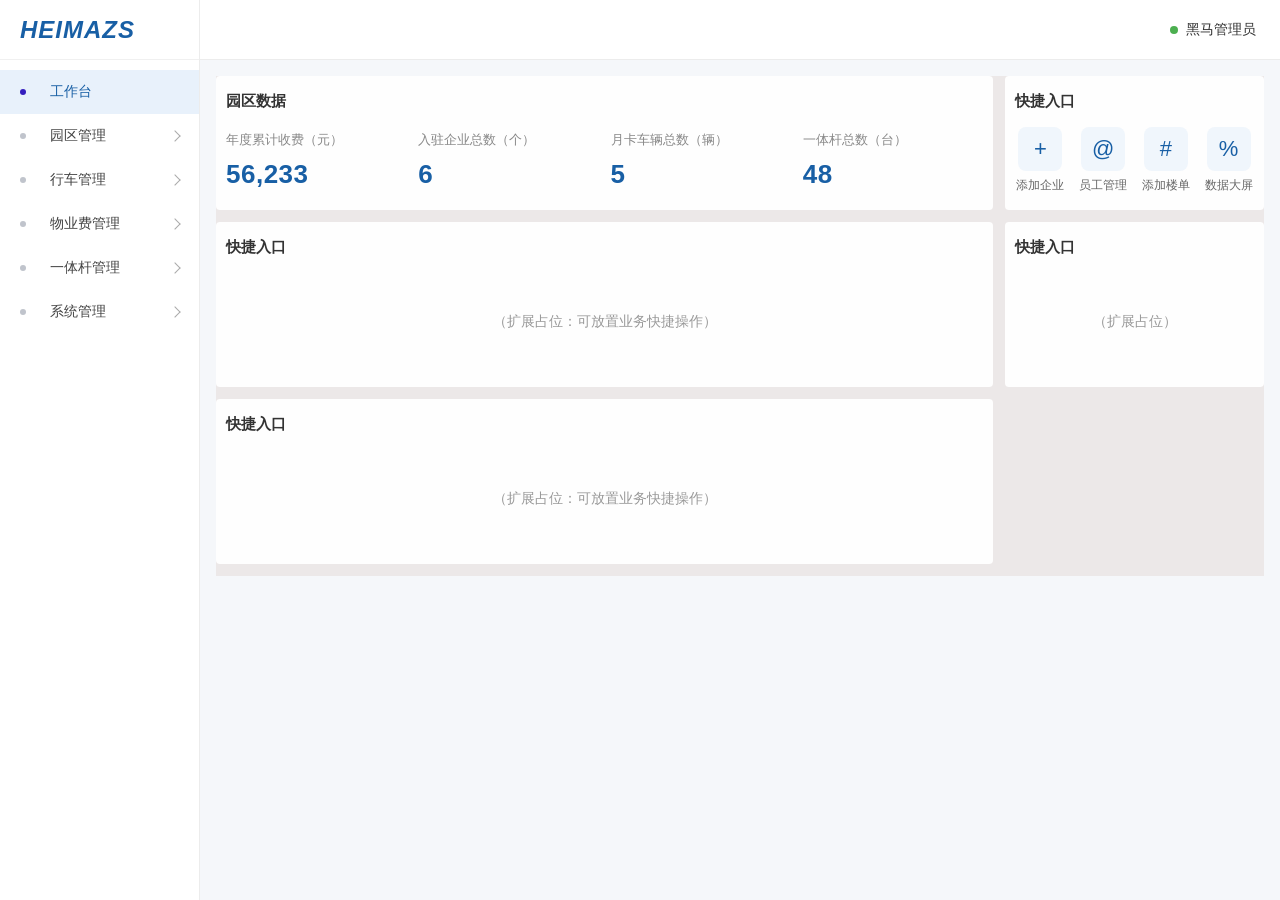
<file: index.html>
﻿<!DOCTYPE html>
<html lang="zh-CN">
<head>
    <meta charset="UTF-8">
    <title>工作台 - 园区后台管理系统</title>
    <link rel="stylesheet" href="css/common.css">
</head>
<body>
    <div class="layout">

        <!-- 左侧侧边栏（公共） -->
        <aside class="sidebar">
            <div class="logo-bar">
                <span class="logo">HEIMAZS</span>
            </div>
            <nav class="menu">
                <div class="menu-item" data-key="index" data-href="index.html">
                    <span class="menu-icon"></span>
                    <span class="menu-text">工作台</span>
                </div>

                <div class="menu-item has-sub">
                    <span class="menu-icon"></span>
                    <span class="menu-text">园区管理</span>
                    <span class="menu-arrow"></span>
                </div>
                <ul class="submenu"></ul>

                <div class="menu-item has-sub">
                    <span class="menu-icon"></span>
                    <span class="menu-text">行车管理</span>
                    <span class="menu-arrow"></span>
                </div>
                <ul class="submenu">
                    <li class="submenu-item" data-href="#">区域管理</li>
                    <li class="submenu-item" data-key="monthCard" data-href="monthCard.html">月卡管理</li>
                    <li class="submenu-item" data-href="#">停车缴费管理</li>
                    <li class="submenu-item" data-href="#">计费规则管理</li>
                </ul>

                <div class="menu-item has-sub">
                    <span class="menu-icon"></span>
                    <span class="menu-text">物业费管理</span>
                    <span class="menu-arrow"></span>
                </div>
                <ul class="submenu"></ul>

                <div class="menu-item has-sub">
                    <span class="menu-icon"></span>
                    <span class="menu-text">一体杆管理</span>
                    <span class="menu-arrow"></span>
                </div>
                <ul class="submenu"></ul>

                <div class="menu-item has-sub">
                    <span class="menu-icon"></span>
                    <span class="menu-text">系统管理</span>
                    <span class="menu-arrow"></span>
                </div>
                <ul class="submenu"></ul>
            </nav>
        </aside>

        <!-- 右侧主区 -->
        <section class="main">
            <header class="header">
                <span class="user-info">黑马管理员</span>
            </header>

            <div class="content">
                <!-- 首页两栏布局：左大区 + 右小区 -->
                <div class="home-content">

                    <!-- 左大区：园区数据 + 两个快捷入口占位 -->
                    <div class="main-left">
                        <!-- 园区数据：4 张统计卡片 -->
                        <div class="section-card">
                            <div class="section-title">园区数据</div>
                            <div class="stat-grid">
                                <div class="stat-card">
                                    <div class="stat-label">年度累计收费（元）</div>
                                    <div class="stat-value" id="stat-totalRevenue">0</div>
                                </div>
                                <div class="stat-card">
                                    <div class="stat-label">入驻企业总数（个）</div>
                                    <div class="stat-value" id="stat-enterpriseCount">0</div>
                                </div>
                                <div class="stat-card">
                                    <div class="stat-label">月卡车辆总数（辆）</div>
                                    <div class="stat-value" id="stat-carCount">0</div>
                                </div>
                                <div class="stat-card">
                                    <div class="stat-label">一体杆总数（台）</div>
                                    <div class="stat-value" id="stat-deviceCount">0</div>
                                </div>
                            </div>
                        </div>

                        <!-- 快捷入口：占位/扩展 -->
                        <div class="section-card">
                            <div class="card-title">快捷入口</div>
                            <div class="placeholder">（扩展占位：可放置业务快捷操作）</div>
                        </div>

                        <!-- 快捷入口：占位/扩展 -->
                        <div class="section-card">
                            <div class="card-title">快捷入口</div>
                            <div class="placeholder">（扩展占位：可放置业务快捷操作）</div>
                        </div>
                    </div>

                    <!-- 右小区：两个快捷入口 -->
                    <div class="main-right">
                        <!-- 快捷入口：4 个图标入口 -->
                        <div class="section-card">
                            <div class="card-title">快捷入口</div>
                            <div class="entry-grid">
                                <div class="entry-item">
                                    <div class="entry-icon">+</div>
                                    <div class="entry-name">添加企业</div>
                                </div>
                                <div class="entry-item">
                                    <div class="entry-icon">@</div>
                                    <div class="entry-name">员工管理</div>
                                </div>
                                <div class="entry-item">
                                    <div class="entry-icon">#</div>
                                    <div class="entry-name">添加楼单</div>
                                </div>
                                <div class="entry-item">
                                    <div class="entry-icon">%</div>
                                    <div class="entry-name">数据大屏</div>
                                </div>
                            </div>
                        </div>

                        <!-- 快捷入口：占位 -->
                        <div class="section-card">
                            <div class="card-title">快捷入口</div>
                            <div class="placeholder">（扩展占位）</div>
                        </div>
                    </div>

                </div>
            </div>
        </section>

    </div>

    <!-- 先引入全局数据层，确保业务脚本可直接使用 DataStore -->
    <script src="js/dataStore.js"></script>
    <script src="js/common.js"></script>
    <script src="js/home.js"></script>
</body>
</html>
</file>
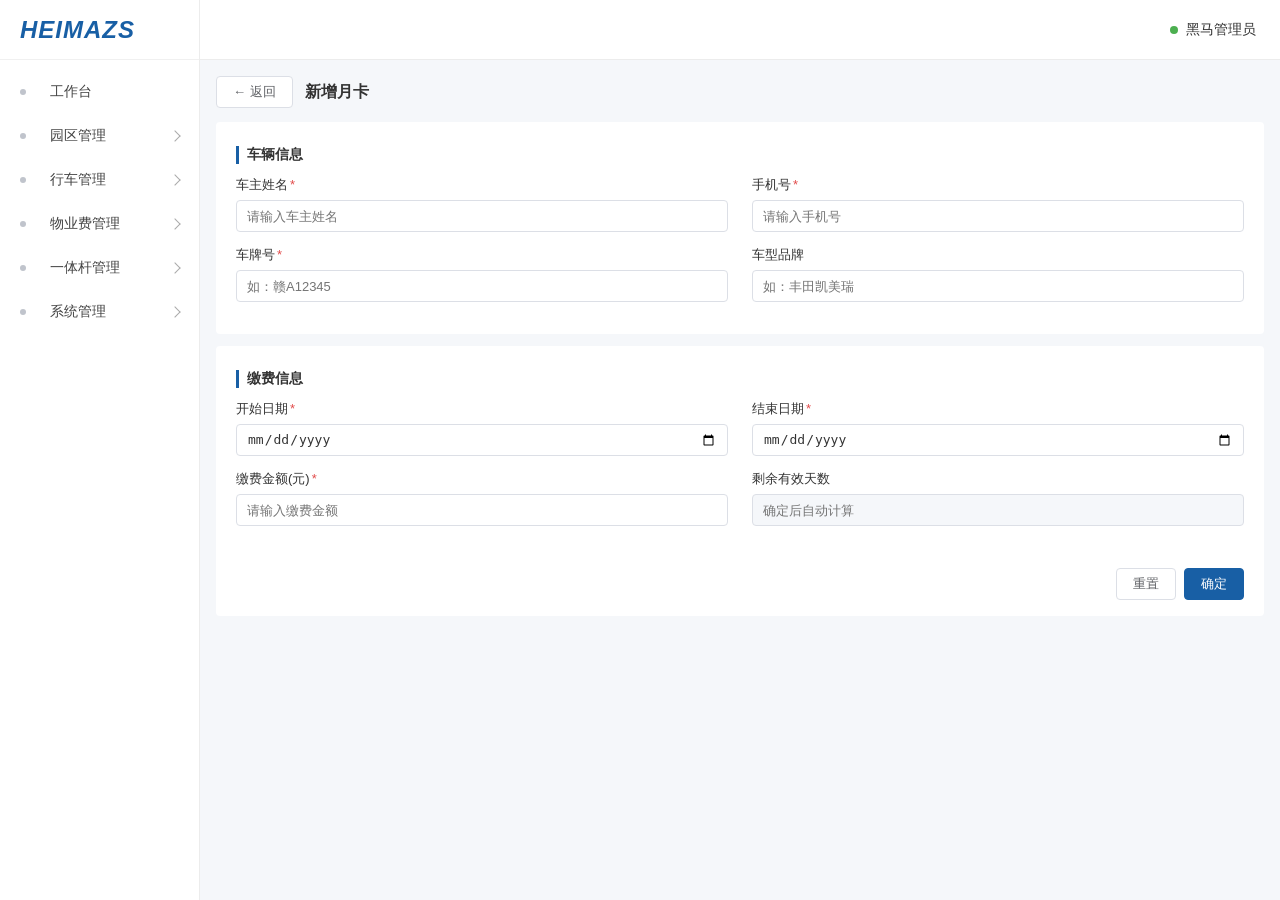
<file: addMonthCard.html>
﻿<!DOCTYPE html>
<html lang="zh-CN">
<head>
    <meta charset="UTF-8">
    <title>增加月卡 - 园区后台管理系统</title>
    <link rel="stylesheet" href="css/common.css">
</head>
<body>
    <div class="layout">

        <!-- 左侧侧边栏 -->
        <aside class="sidebar">
            <div class="logo-bar">
                <span class="logo">HEIMAZS</span>
            </div>
            <nav class="menu">
                <div class="menu-item" data-key="index" data-href="index.html">
                    <span class="menu-icon"></span>
                    <span class="menu-text">工作台</span>
                </div>

                <div class="menu-item has-sub">
                    <span class="menu-icon"></span>
                    <span class="menu-text">园区管理</span>
                    <span class="menu-arrow"></span>
                </div>
                <ul class="submenu">
                    <!-- <li class="submenu-item" data-href="#">区域管理</li>后期添加 -->
                </ul>

                <div class="menu-item has-sub">
                    <span class="menu-icon"></span>
                    <span class="menu-text">行车管理</span>
                    <span class="menu-arrow"></span>
                </div>
                <ul class="submenu">
                    <li class="submenu-item" data-href="#">区域管理</li>
                    <li class="submenu-item" data-key="monthCard" data-href="monthCard.html">月卡管理</li>
                    <li class="submenu-item" data-href="#">停车缴费管理</li>
                    <li class="submenu-item" data-href="#">计费规则管理</li>
                </ul>

                <div class="menu-item has-sub">
                    <span class="menu-icon"></span>
                    <span class="menu-text">物业费管理</span>
                    <span class="menu-arrow"></span>
                </div>
                <ul class="submenu"></ul>

                <div class="menu-item has-sub">
                    <span class="menu-icon"></span>
                    <span class="menu-text">一体杆管理</span>
                    <span class="menu-arrow"></span>
                </div>
                <ul class="submenu"></ul>

                <div class="menu-item has-sub">
                    <span class="menu-icon"></span>
                    <span class="menu-text">系统管理</span>
                    <span class="menu-arrow"></span>
                </div>
                <ul class="submenu"></ul>
            </nav>
        </aside>

        <!-- 右侧主区 -->
        <section class="main">
            <header class="header">
                <span class="user-info">黑马管理员</span>
            </header>

            <div class="content">

                <!-- ===== 返回条 + 标题 ===== -->
                <div class="page-head">
                    <button type="button" class="btn" id="btn-back">&larr; 返回</button>
                    <span class="page-title" id="pageTitle">新增月卡</span>
                </div>

                <!-- ===== 车辆信息表单卡片 ===== -->
                <div class="card">
                    <div class="form-section-title">车辆信息</div>
                    <div class="form-grid">
                        <div class="form-item">
                            <label class="form-label">车主姓名<span class="req">*</span></label>
                            <input type="text" id="ownerName" class="ipt" placeholder="请输入车主姓名">
                        </div>
                        <div class="form-item">
                            <label class="form-label">手机号<span class="req">*</span></label>
                            <input type="text" id="phone" class="ipt" placeholder="请输入手机号">
                        </div>
                        <div class="form-item">
                            <label class="form-label">车牌号<span class="req">*</span></label>
                            <input type="text" id="carNumber" class="ipt" placeholder="如：赣A12345">
                        </div>
                        <div class="form-item">
                            <label class="form-label">车型品牌</label>
                            <input type="text" id="carBrand" class="ipt" placeholder="如：丰田凯美瑞">
                        </div>
                    </div>
                </div>

                <!-- ===== 缴费信息表单卡片 ===== -->
                <div class="card">
                    <div class="form-section-title">缴费信息</div>
                    <div class="form-grid">
                        <div class="form-item">
                            <label class="form-label">开始日期<span class="req">*</span></label>
                            <input type="date" id="startDate" class="ipt">
                        </div>
                        <div class="form-item">
                            <label class="form-label">结束日期<span class="req">*</span></label>
                            <input type="date" id="endDate" class="ipt">
                        </div>
                        <div class="form-item">
                            <label class="form-label">缴费金额(元)<span class="req">*</span></label>
                            <input type="number" id="payAmount" class="ipt" min="0" placeholder="请输入缴费金额">
                        </div>
                        <div class="form-item">
                            <label class="form-label">剩余有效天数</label>
                            <input type="text" id="remainDay" class="ipt" disabled placeholder="确定后自动计算">
                        </div>
                    </div>
                    <div class="form-err" id="formErr"></div>

                    <div class="form-actions">
                        <button type="button" class="btn" id="btn-reset">重置</button>
                        <button type="button" class="btn btn-primary" id="btn-submit">确定</button>
                    </div>
                </div>

            </div>
        </section>
    </div>

    <!-- 数据层 + 公共布局 + 页面业务 -->
    <script src="js/dataStore.js"></script>
    <script src="js/common.js"></script>
    <script src="js/addMonthCard.js"></script>
</body>
</html>
</file>
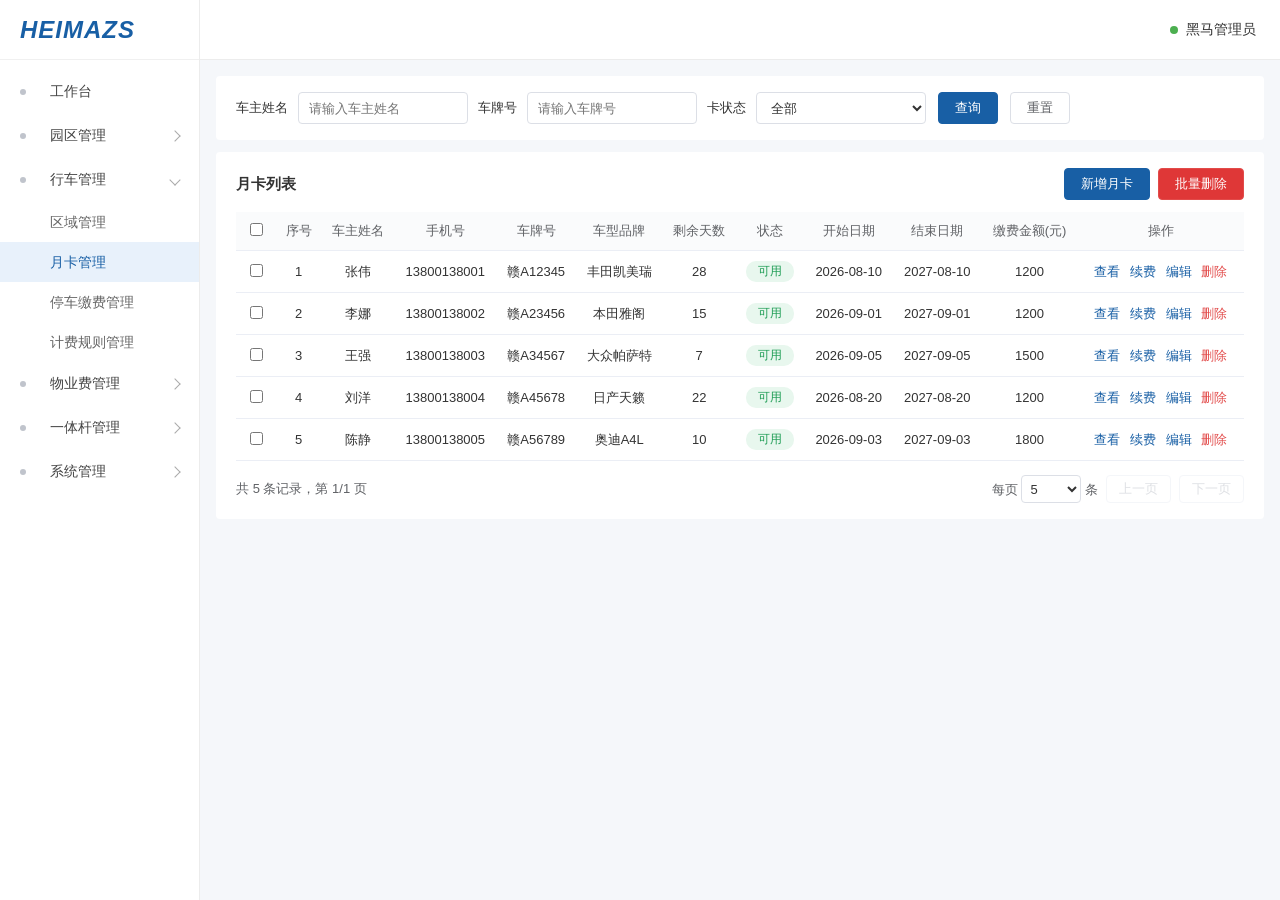
<file: monthCard.html>
﻿<!DOCTYPE html>
<html lang="zh-CN">
<head>
    <meta charset="UTF-8">
    <title>月卡管理 - 园区后台管理系统</title>
    <link rel="stylesheet" href="css/common.css">
</head>
<body>
    <div class="layout">

        <!-- 左侧侧边栏 -->
        <aside class="sidebar">
            <div class="logo-bar">
                <span class="logo">HEIMAZS</span>
            </div>
            <nav class="menu">
                <div class="menu-item" data-key="index" data-href="index.html">
                    <span class="menu-icon"></span>
                    <span class="menu-text">工作台</span>
                </div>

                <div class="menu-item has-sub">
                    <span class="menu-icon"></span>
                    <span class="menu-text">园区管理</span>
                    <span class="menu-arrow"></span>
                </div>
                <ul class="submenu"></ul>

                <div class="menu-item has-sub">
                    <span class="menu-icon"></span>
                    <span class="menu-text">行车管理</span>
                    <span class="menu-arrow"></span>
                </div>
                <ul class="submenu">
                    <li class="submenu-item" data-href="#">区域管理</li>
                    <li class="submenu-item" data-key="monthCard" data-href="monthCard.html">月卡管理</li>
                    <li class="submenu-item" data-href="#">停车缴费管理</li>
                    <li class="submenu-item" data-href="#">计费规则管理</li>
                </ul>

                <div class="menu-item has-sub">
                    <span class="menu-icon"></span>
                    <span class="menu-text">物业费管理</span>
                    <span class="menu-arrow"></span>
                </div>
                <ul class="submenu"></ul>

                <div class="menu-item has-sub">
                    <span class="menu-icon"></span>
                    <span class="menu-text">一体杆管理</span>
                    <span class="menu-arrow"></span>
                </div>
                <ul class="submenu"></ul>

                <div class="menu-item has-sub">
                    <span class="menu-icon"></span>
                    <span class="menu-text">系统管理</span>
                    <span class="menu-arrow"></span>
                </div>
                <ul class="submenu"></ul>
            </nav>
        </aside>

        <!-- 右侧主区 -->
        <section class="main">
            <header class="header">
                <span class="user-info">黑马管理员</span>
            </header>

            <div class="content">

                <!-- ===== 一、查询筛选区域 ===== -->
                <div class="card filter-card">
                    <div class="filter-row">
                        <label class="filter-label">车主姓名</label>
                        <input type="text" id="f-ownerName" class="ipt" placeholder="请输入车主姓名">
                        <label class="filter-label">车牌号</label>
                        <input type="text" id="f-carNumber" class="ipt" placeholder="请输入车牌号">
                        <label class="filter-label">卡状态</label>
                        <select id="f-status" class="ipt ipt-select">
                            <option value="">全部</option>
                            <option value="0">可用</option>
                            <option value="1">已过期</option>
                        </select>
                        <button type="button" class="btn btn-primary" id="btn-search">查询</button>
                        <button type="button" class="btn" id="btn-reset">重置</button>
                    </div>
                </div>

                <!-- ===== 二、操作按钮区 ===== -->
                <div class="card">
                    <div class="toolbar">
                        <span class="card-title inline-title">月卡列表</span>
                        <div class="toolbar-btns">
                            <button type="button" class="btn btn-primary" id="btn-add">新增月卡</button>
                            <button type="button" class="btn btn-danger" id="btn-batchDel">批量删除</button>
                        </div>
                    </div>

                    <!-- ===== 三、数据表格 ===== -->
                    <table class="data-table">
                        <thead>
                            <tr>
                                <th class="col-check">
                                    <input type="checkbox" id="check-all">
                                </th>
                                <th>序号</th>
                                <th>车主姓名</th>
                                <th>手机号</th>
                                <th>车牌号</th>
                                <th>车型品牌</th>
                                <th>剩余天数</th>
                                <th>状态</th>
                                <th>开始日期</th>
                                <th>结束日期</th>
                                <th>缴费金额(元)</th>
                                <th>操作</th>
                            </tr>
                        </thead>
                        <tbody id="tbody"></tbody>
                    </table>

                    <!-- 空态提示（无数据时由 JS 展示） -->
                    <div class="empty-tip" id="emptyTip" style="display:none;">暂无符合条件的月卡记录</div>

                    <!-- ===== 四、分页组件 ===== -->
                    <div class="pagination" id="pagination">
                        <div class="page-total">
                            共 <span id="page-total">0</span> 条记录，第
                            <span id="page-current">1</span>/<span id="page-count">1</span> 页
                        </div>
                        <div class="page-btns">
                            <label class="page-size-label">每页
                                <select id="page-size" class="ipt ipt-select page-size-select">
                                    <option value="5">5</option>
                                    <option value="10">10</option>
                                    <option value="20">20</option>
                                </select>
                                条
                            </label>
                            <button type="button" class="btn page-btn" id="btn-prev">上一页</button>
                            <button type="button" class="btn page-btn" id="btn-next">下一页</button>
                        </div>
                    </div>
                </div>
            </div>
        </section>
    </div>

    <!-- ===== 查看弹窗（只读） ===== -->
    <div class="modal-mask" id="viewModal" style="display:none;">
        <div class="modal">
            <div class="modal-head">
                <span class="modal-title" id="viewTitle">月卡详情</span>
                <span class="modal-close" data-close="viewModal">&times;</span>
            </div>
            <div class="modal-body detail-body">
                <div class="detail-row"><span class="detail-label">车主姓名</span><span class="detail-val" id="v-ownerName"></span></div>
                <div class="detail-row"><span class="detail-label">手机号</span><span class="detail-val" id="v-phone"></span></div>
                <div class="detail-row"><span class="detail-label">车牌号</span><span class="detail-val" id="v-carNumber"></span></div>
                <div class="detail-row"><span class="detail-label">车型品牌</span><span class="detail-val" id="v-carBrand"></span></div>
                <div class="detail-row"><span class="detail-label">剩余天数</span><span class="detail-val" id="v-remainDay"></span></div>
                <div class="detail-row"><span class="detail-label">卡状态</span><span class="detail-val" id="v-status"></span></div>
                <div class="detail-row"><span class="detail-label">开始日期</span><span class="detail-val" id="v-startDate"></span></div>
                <div class="detail-row"><span class="detail-label">结束日期</span><span class="detail-val" id="v-endDate"></span></div>
                <div class="detail-row"><span class="detail-label">缴费金额</span><span class="detail-val" id="v-payAmount"></span></div>
            </div>
            <div class="modal-foot">
                <button type="button" class="btn btn-primary" data-close="viewModal">关闭</button>
            </div>
        </div>
    </div>

    <!-- ===== 编辑 / 续费共用弹窗 ===== -->
    <div class="modal-mask" id="editModal" style="display:none;">
        <div class="modal">
            <div class="modal-head">
                <span class="modal-title" id="editTitle">编辑月卡</span>
                <span class="modal-close" data-close="editModal">&times;</span>
            </div>
            <div class="modal-body">
                <!-- 车辆信息表单（续费模式只读） -->
                <div class="form-section-title">车辆信息</div>
                <div class="form-grid">
                    <div class="form-item">
                        <label class="form-label">车主姓名<span class="req">*</span></label>
                        <input type="text" id="m-ownerName" class="ipt">
                    </div>
                    <div class="form-item">
                        <label class="form-label">手机号<span class="req">*</span></label>
                        <input type="text" id="m-phone" class="ipt">
                    </div>
                    <div class="form-item">
                        <label class="form-label">车牌号<span class="req">*</span></label>
                        <input type="text" id="m-carNumber" class="ipt">
                    </div>
                    <div class="form-item">
                        <label class="form-label">车型品牌</label>
                        <input type="text" id="m-carBrand" class="ipt">
                    </div>
                </div>

                <div class="form-section-title">缴费信息</div>
                <div class="form-grid">
                    <div class="form-item">
                        <label class="form-label">开始日期<span class="req">*</span></label>
                        <input type="date" id="m-startDate" class="ipt">
                    </div>
                    <div class="form-item">
                        <label class="form-label">结束日期<span class="req">*</span></label>
                        <input type="date" id="m-endDate" class="ipt">
                    </div>
                    <div class="form-item">
                        <label class="form-label">缴费金额(元)<span class="req">*</span></label>
                        <input type="number" id="m-payAmount" class="ipt" min="0">
                    </div>
                    <div class="form-item">
                        <label class="form-label">剩余天数</label>
                        <input type="text" id="m-remainDay" class="ipt" disabled placeholder="保存时自动计算">
                    </div>
                </div>
                <div class="form-err" id="editErr"></div>
            </div>
            <div class="modal-foot">
                <button type="button" class="btn" data-close="editModal">取消</button>
                <button type="button" class="btn btn-primary" id="btn-saveEdit">保存</button>
            </div>
        </div>
    </div>

    <!-- 数据层 + 公共布局 + 页面业务 -->
    <script src="js/dataStore.js"></script>
    <script src="js/common.js"></script>
    <script src="js/monthCard.js"></script>
</body>
</html>
</file>
<file: css/common.css>
﻿/* ============================================================
 *  园区后台管理系统 —— 公共布局样式
 *  /css/common.css
 *  供 index.html / monthCard.html / addMonthCard.html 共用
 *  包含：全局重置、侧边栏菜单、顶部头部、主内容区、通用按钮卡片、工作台首页
 *  ============================================================ */

/* ===== 全局重置 ===== */
* {
    margin: 0;
    padding: 0;
    box-sizing: border-box;
}

html, body {
    height: 100%;
    font-family: "PingFang SC", "Microsoft YaHei", "Helvetica Neue", Arial, sans-serif;
    font-size: 14px;
    color: #333;
    background: #f5f7fa;
}

a {
    color: inherit;
    text-decoration: none;
}

ul {
    list-style: none;
}

/* ===== 整体布局：左栏 + 右区 ===== */
.layout {
    display: flex;
    height: 100vh;
    overflow: hidden;
}

/* ===== 左侧侧边栏 ===== */
.sidebar {
    width: 200px;
    background: #ffffff;
    border-right: 1px solid #ececec;
    display: flex;
    flex-direction: column;
    flex-shrink: 0;
}

.logo-bar {
    height: 60px;
    display: flex;
    align-items: center;
    padding: 0 20px;
    border-bottom: 1px solid #f0f0f0;
}

.logo {
    font-family: "Arial Black", Arial, sans-serif;
    font-size: 24px;
    font-weight: 900;
    letter-spacing: 1px;
    color: #185fa5;
    font-style: italic;
}

.menu {
    flex: 1;
    overflow-y: auto;
    padding: 10px 0;
}

/* 一级菜单项 */
.menu-item {
    display: flex;
    align-items: center;
    height: 44px;
    padding: 0 20px;
    color: #444;
    cursor: pointer;
    position: relative;
    user-select: none;
    transition: background 0.2s;
}

.menu-item:hover {
    background: #f5f7fa;
}

/* 菜单图标：CSS 圆点 */
.menu-icon {
    width: 20px;
    margin-right: 10px;
    display: inline-flex;
    align-items: center;
    justify-content: flex-start;
}

.menu-icon::before {
    content: "";
    width: 6px;
    height: 6px;
    border-radius: 50%;
    background: #c0c4cc;
}

.menu-item.active .menu-icon::before,
.menu-item:hover .menu-icon::before {
    background: #341ebe;
}

/* 菜单文字 */
.menu-text {
    flex: 1;
    font-size: 14px;
}

/* 折叠箭头：CSS 绘制，右箭头，展开旋转为下箭头 */
.menu-arrow {
    width: 8px;
    height: 8px;
    border-top: 1.5px solid #aaa;
    border-right: 1.5px solid #aaa;
    transform: rotate(45deg);
    transition: transform 0.2s;
    flex-shrink: 0;
}

.menu-item.expanded .menu-arrow {
    transform: rotate(135deg);
}

/* 二级菜单（默认隐藏，父级展开后显示） */
.submenu {
    display: none;
    background: #ffffff;
}

.menu-item.expanded + .submenu {
    display: block;
}

.submenu-item {
    display: block;
    height: 40px;
    line-height: 40px;
    padding: 0 20px 0 50px;
    color: #666;
    font-size: 14px;
    cursor: pointer;
    transition: all 0.2s;
}

.submenu-item:hover {
    color: #185fa5;
    background: #f0f6fc;
}

/* 当前页菜单高亮 */
.menu-item.active,
.submenu-item.active {
    color: #185fa5;
    background: #e8f1fb;
    font-weight: 500;
}

/* ===== 右侧主区 ===== */
.main {
    flex: 1;
    display: flex;
    flex-direction: column;
    overflow: hidden;
}

/* 顶部头部 */
.header {
    height: 60px;
    background: #ffffff;
    border-bottom: 1px solid #ececec;
    display: flex;
    align-items: center;
    justify-content: right;
    padding: 0 24px;
    flex-shrink: 0;
}

.user-info {
    font-size: 14px;
    color: #333;
}

.user-info::before {
    content: "";
    display: inline-block;
    width: 8px;
    height: 8px;
    border-radius: 50%;
    background: #4caf50;
    margin-right: 8px;
    vertical-align: middle;
}

/* 主内容区 */
.content {
    flex: 1;
    overflow-y: auto;
    padding: 16px;
}

/* ===== 通用卡片与按钮 ===== */
.card {
    background: #ffffff;
    border-radius: 4px;
    padding: 16px 20px;
    margin-bottom: 12px;
}

.btn {
    display: inline-block;
    height: 32px;
    line-height: 30px;
    padding: 0 16px;
    border: 1px solid #dcdfe6;
    border-radius: 4px;
    background: #ffffff;
    color: #606266;
    font-size: 13px;
    cursor: pointer;
    transition: all 0.2s;
}

.btn:hover {
    border-color: #185fa5;
    color: #185fa5;
}

.btn-primary {
    background: #185fa5;
    border-color: #185fa5;
    color: #ffffff;
}

.btn-primary:hover {
    background: #134c87;
    border-color: #134c87;
    color: #ffffff;
}

.btn-danger {
    background: #df3737;
    border-color: #e24b4a;
    color: #ffffff;
}

.btn-danger:hover {
    background: #c43c3b;
    border-color: #c43c3b;
    color: #ffffff;
}

/* 占位提示 */
.placeholder {
    color: #999;
    font-size: 14px;
    text-align: center;
    padding: 40px 0;
}

/* ============================================================
 *  工作台首页（index.html）专用样式
 *  包含：左右两栏布局、统计卡片、快捷入口图标/标题
 *  ============================================================ */

/* 首页两栏布局 */
.home-content {
    display: flex;
    gap: 12px;
    align-items: flex-start;
    background: #ece8e8;
}

/* 左大区 */
.main-left {
    flex: 3;
    min-width: 0;
}

/* 右小区 */
.main-right {
    flex: 1;
    min-width: 220px;
}

/* 园区数据卡片 */
.section-card {
    background: #fefefe;
    border-radius: 4px;
    padding: 16px 10px;
    margin-bottom: 12px;
}

/* 园区数据标题 */
.section-title {
    font-size: 15px;
    font-weight: 600;
    color: #333;
    margin-bottom: 16px;
}

/* 4 张统计卡片横向排列 */
.stat-grid {
    display: grid;
    grid-template-columns: repeat(4, 1fr);
    gap: 12px;
}

/* 单个统计卡片 */
.stat-card {
    padding: 4px 0;
}

.stat-label {
    font-size: 13px;
    color: #888;
    margin-bottom: 10px;
}

.stat-value {
    font-size: 26px;
    font-weight: 600;
    color: #185fa5;
    font-family: "Arial Black", Arial, sans-serif;
    letter-spacing: 0.5px;
}

/* 快捷入口图标组（右上区：4 个入口） */
.entry-grid {
    display: grid;
    grid-template-columns: repeat(4, 1fr);
    gap: 12px;
}

.entry-item {
    display: flex;
    flex-direction: column;
    align-items: center;
    cursor: pointer;
    transition: transform 0.2s;
}

.entry-item:hover {
    transform: translateY(-2px);
}

.entry-icon {
    width: 44px;
    height: 44px;
    border-radius: 8px;
    background: #f0f6fc;
    display: flex;
    align-items: center;
    justify-content: center;
    font-size: 22px;
    margin-bottom: 6px;
    color: #185fa5;
}

.entry-name {
    font-size: 12px;
    color: #666;
}

/* 通用卡片标题 */
.card-title {
    font-size: 15px;
    font-weight: 600;
    color: #333;
    margin-bottom: 16px;
}

/* ============================================================
 *  月卡管理列表页（monthCard.html）& 表单页（addMonthCard.html）样式
 *  包含：查询筛选、工具栏、数据表格、状态标签、分页、弹窗、详情、表单
 *  ============================================================ */

/* ===== 通用输入控件 ===== */
.ipt {
    height: 32px;
    line-height: 30px;
    padding: 0 10px;
    border: 1px solid #dcdfe6;
    border-radius: 4px;
    font-size: 13px;
    color: #333;
    outline: none;
    background: #fff;
    transition: border-color .2s;
    box-sizing: border-box;
}

.ipt:focus {
    border-color: #185fa5;
}

.ipt:disabled {
    background: #f5f7fa;
    color: #999;
    cursor: not-allowed;
}

.ipt-select {
    padding-right: 26px;
    cursor: pointer;
}

/* ===== 查询筛选区域 ===== */
.filter-card {
    margin-bottom: 12px;
}

.filter-row {
    display: flex;
    align-items: center;
    flex-wrap: wrap;
    gap: 10px;
}

.filter-label {
    font-size: 13px;
    color: #333;
    white-space: nowrap;
}

.filter-row .ipt {
    width: 170px;
}

.filter-row .btn {
    margin-left: 2px;
}

/* ===== 工具栏（标题 + 右侧按钮） ===== */
.toolbar {
    display: flex;
    align-items: center;
    justify-content: space-between;
    margin-bottom: 12px;
}

.inline-title {
    margin-bottom: 0;
}

.toolbar-btns {
    display: flex;
    gap: 8px;
}

/* ===== 数据表格 ===== */
.data-table {
    width: 100%;
    border-collapse: collapse;
    font-size: 13px;
}

.data-table th,
.data-table td {
    border-bottom: 1px solid #ebeef5;
    padding: 10px 8px;
    text-align: center;
    white-space: nowrap;
}

.data-table thead th {
    background: #fafbfc;
    color: #606266;
    font-weight: 500;
}

.data-table tbody tr:hover {
    background: #f8fafc;
}

.col-check {
    width: 40px;
}

/* 行内小操作按钮 */
.link-btn {
    border: none;
    background: none;
    color: #185fa5;
    font-size: 13px;
    cursor: pointer;
    padding: 0 3px;
}

.link-btn:hover {
    color: #134c87;
    text-decoration: underline;
}

.link-danger {
    color: #e24b4a;
}

.link-danger:hover {
    color: #c43c3b;
}

/* ===== 状态标签 ===== */
.tag {
    display: inline-block;
    min-width: 48px;
    padding: 2px 10px;
    border-radius: 10px;
    font-size: 12px;
    text-align: center;
}

.tag-ok {
    background: #e8f7ee;
    color: #1f9d55;
}

.tag-bad {
    background: #fdecec;
    color: #e24b4a;
}

/* ===== 空态提示 ===== */
.empty-tip {
    text-align: center;
    color: #999;
    padding: 24px 0;
    font-size: 13px;
}

/* ===== 分页 ===== */
.pagination {
    display: flex;
    align-items: center;
    justify-content: space-between;
    margin-top: 14px;
    font-size: 13px;
    color: #606266;
    flex-wrap: wrap;
    gap: 8px;
}

.page-btns {
    display: flex;
    align-items: center;
    gap: 8px;
}

.page-size-select {
    width: 60px;
    height: 28px;
    line-height: 26px;
    padding: 0 4px;
}

.page-btn {
    height: 28px;
    line-height: 26px;
    padding: 0 12px;
}

.page-btn:disabled {
    opacity: .5;
    cursor: not-allowed;
    color: #c0c4cc;
    border-color: #ebeef5;
}

/* ===== 弹窗（遮罩 + 面板） ===== */
.modal-mask {
    position: fixed;
    top: 0;
    left: 0;
    right: 0;
    bottom: 0;
    background: rgba(0, 0, 0, .45);
    display: flex;
    align-items: center;
    justify-content: center;
    z-index: 1000;
}

.modal {
    width: 520px;
    max-width: 92vw;
    max-height: 88vh;
    overflow-y: auto;
    background: #fff;
    border-radius: 6px;
    box-shadow: 0 6px 24px rgba(0, 0, 0, .18);
}

.modal-head {
    display: flex;
    align-items: center;
    justify-content: space-between;
    padding: 14px 20px;
    border-bottom: 1px solid #ebeef5;
}

.modal-title {
    font-size: 15px;
    font-weight: 600;
    color: #333;
}

.modal-close {
    font-size: 22px;
    line-height: 1;
    color: #909399;
    cursor: pointer;
}

.modal-close:hover {
    color: #333;
}

.modal-body {
    padding: 16px 20px;
}

.modal-foot {
    padding: 12px 20px;
    border-top: 1px solid #ebeef5;
    text-align: right;
    display: flex;
    justify-content: flex-end;
    gap: 8px;
}

/* ===== 查看详情（只读） ===== */
.detail-body {
    padding: 8px 20px 16px;
}

.detail-row {
    display: flex;
    padding: 9px 0;
    border-bottom: 1px dashed #f0f2f5;
    font-size: 13px;
}

.detail-row:last-child {
    border-bottom: none;
}

.detail-label {
    width: 90px;
    color: #909399;
    flex-shrink: 0;
}

.detail-val {
    color: #333;
    flex: 1;
}

/* ===== 编辑/新增表单（弹窗与表单页共用） ===== */
.form-section-title {
    font-size: 14px;
    font-weight: 600;
    color: #333;
    margin: 8px 0 12px;
    padding-left: 8px;
    border-left: 3px solid #185fa5;
}

.form-grid {
    display: grid;
    grid-template-columns: repeat(2, 1fr);
    gap: 4px 24px;
    margin-bottom: 6px;
}

.form-item {
    display: flex;
    flex-direction: column;
    margin-bottom: 10px;
}

.form-label {
    font-size: 13px;
    color: #333;
    margin-bottom: 6px;
}

.req {
    color: #e24b4a;
    margin-left: 2px;
}

.form-item .ipt {
    width: 100%;
}

.form-err {
    color: #e24b4a;
    font-size: 12px;
    min-height: 18px;
    margin-top: 4px;
}

/* ===== 表单页：顶部返回条 ===== */
.page-head {
    display: flex;
    align-items: center;
    gap: 12px;
    margin-bottom: 14px;
}

.page-title {
    font-size: 16px;
    font-weight: 600;
    color: #333;
}

/* ===== 弹窗表单（编辑续费窄版） ===== */
.modal .form-grid {
    grid-template-columns: 1fr 1fr;
}

/* ===== 表单页操作按钮行（重置 / 确定） ===== */
.form-actions {
    margin-top: 8px;
    text-align: right;
    display: flex;
    justify-content: flex-end;
    gap: 8px;
}
</file>
